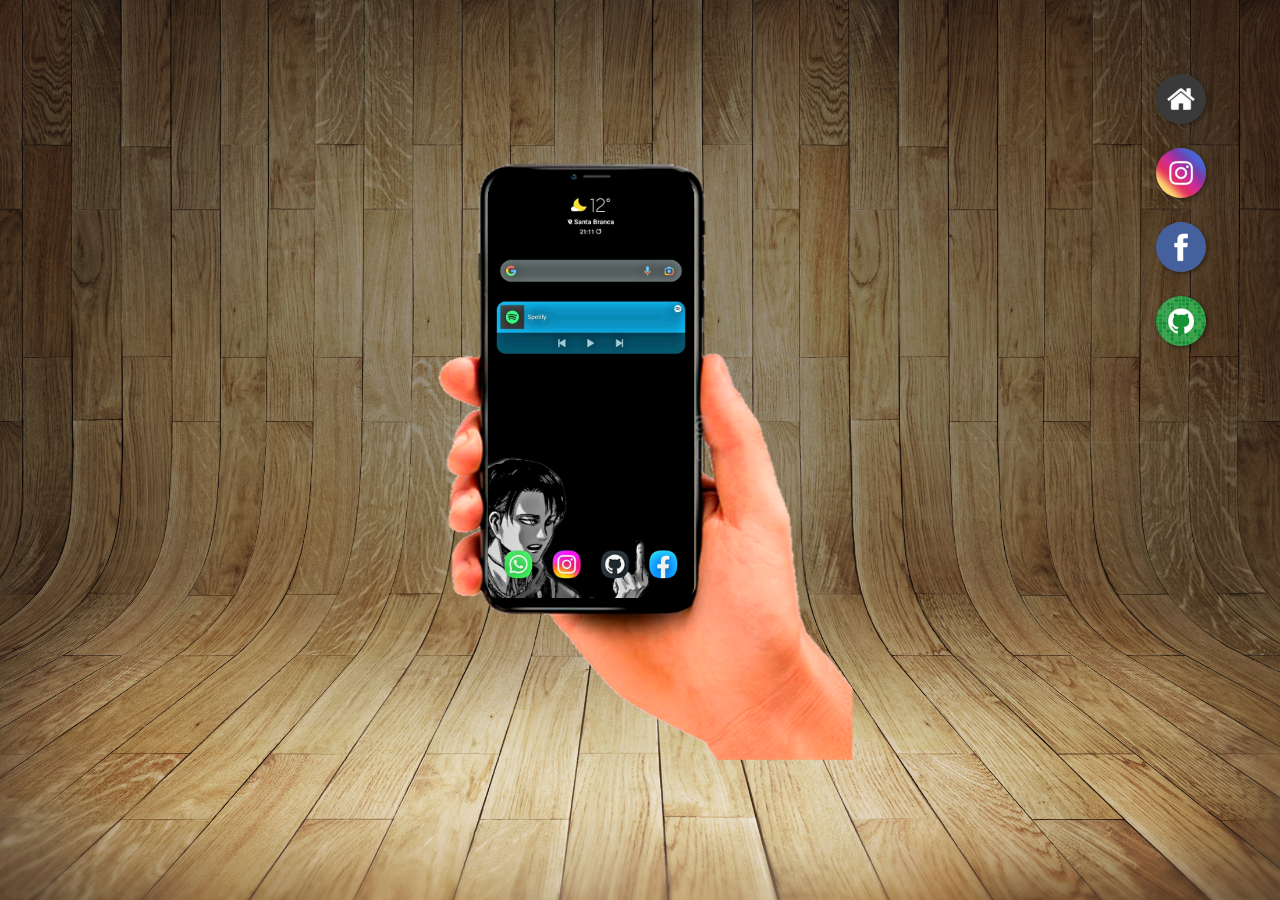
<file: index.html>
<!DOCTYPE html>
<html lang="pt-br">
<head>
    <meta charset="UTF-8">
    <meta http-equiv="X-UA-Compatible" content="IE=edge">
    <meta name="viewport" content="width=device-width, initial-scale=1.0">
    <title>Projeto Redes Sociais</title>
    <link rel="shortcut icon" href="imagens/favicon.png" type="image/x-icon">
    <link rel="stylesheet" href="estilo/style.css">
</head>
<body>
    <main>
        <section id="celular">
            <iframe src="paginas/home.html" frameborder="0" name="tela" id="tela">
                Seu navegador não é compatível
            </iframe>
        </section>

        <section id="sociais">
            <a href="paginas/home.html" target="tela"><img src="imagens/logo-home.jpg" alt="home"></a> <br>
            <a href="paginas/instagram.html" target="tela"><img src="imagens/logo-instagram.jpg" alt="instagram"></a> <br>
            <a href="paginas/facebook.html" target="tela"><img src="imagens/logo-facebook.jpg" alt="facebook"></a> <br>
            <a href="paginas/github.html" target="tela"><img src="imagens/logo-github.jpg" alt="github"></a>
        </section>
    </main>
</body>
</html>
</file>
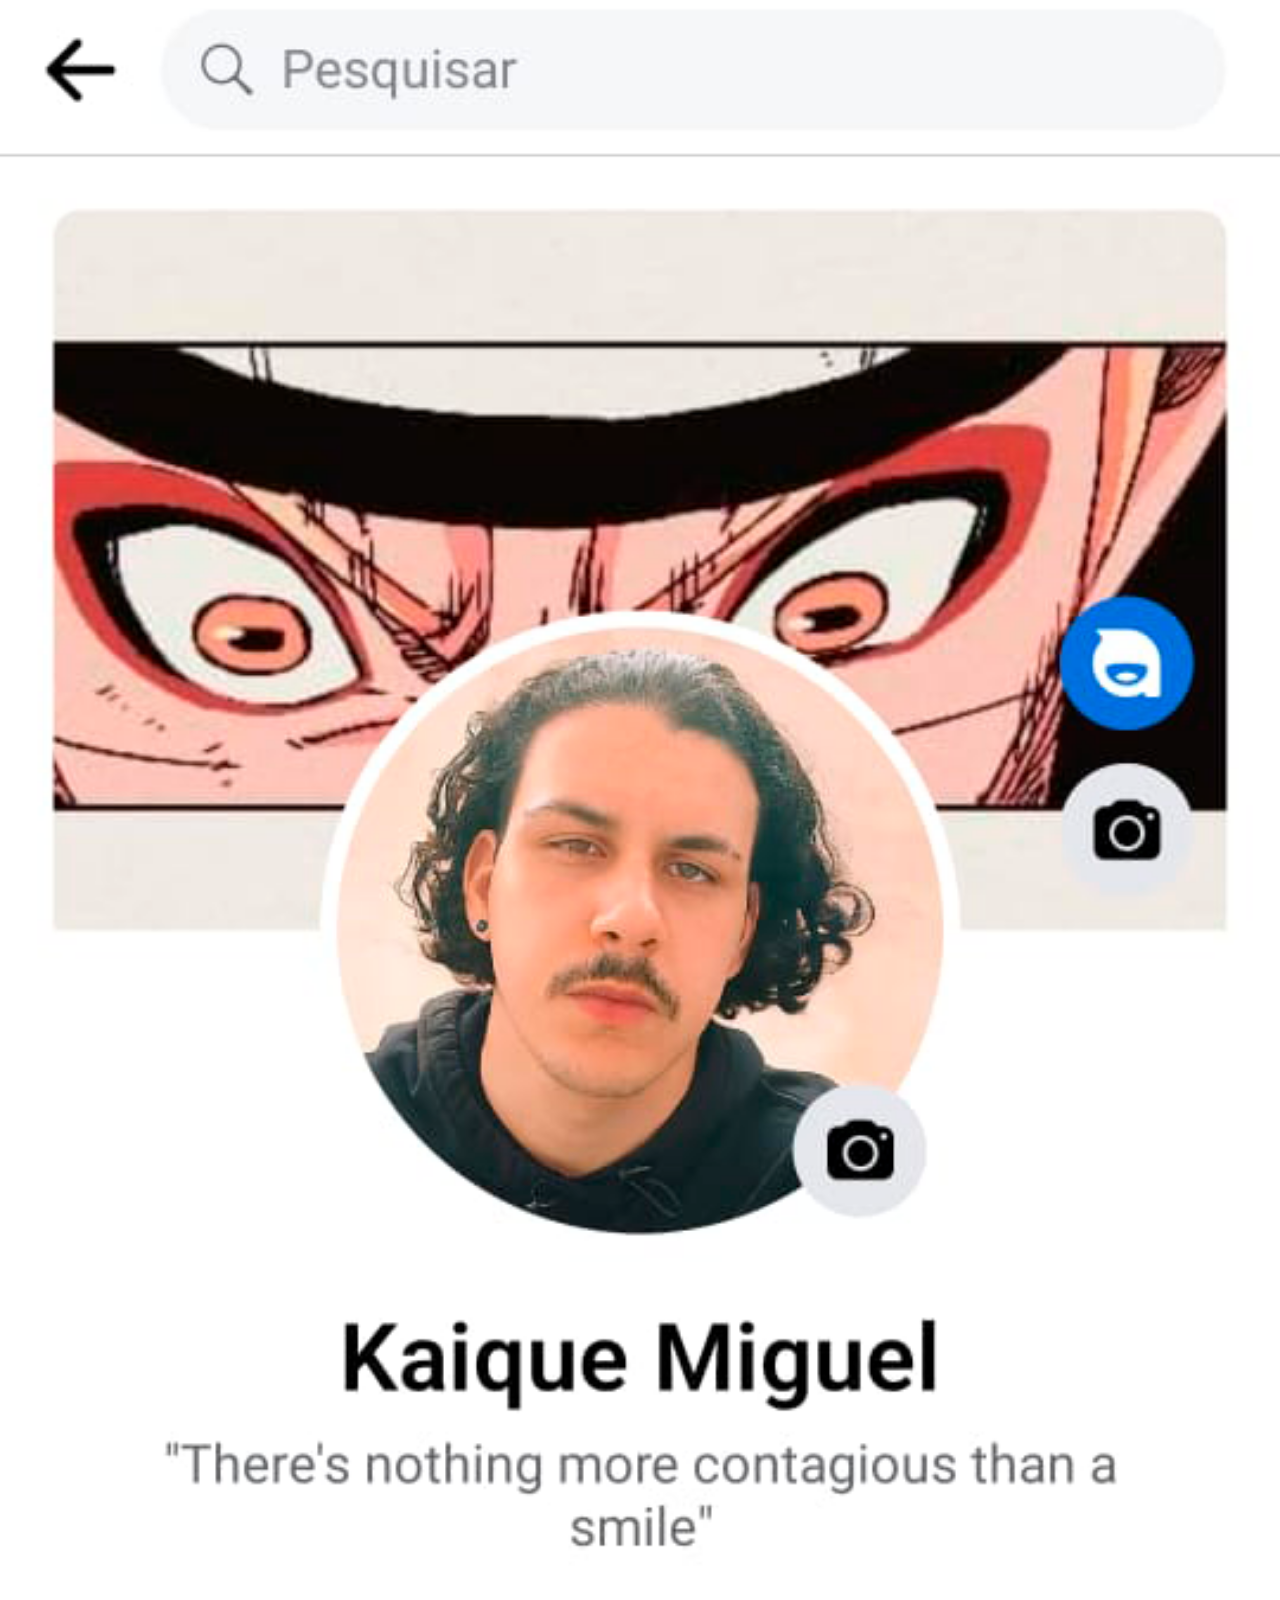
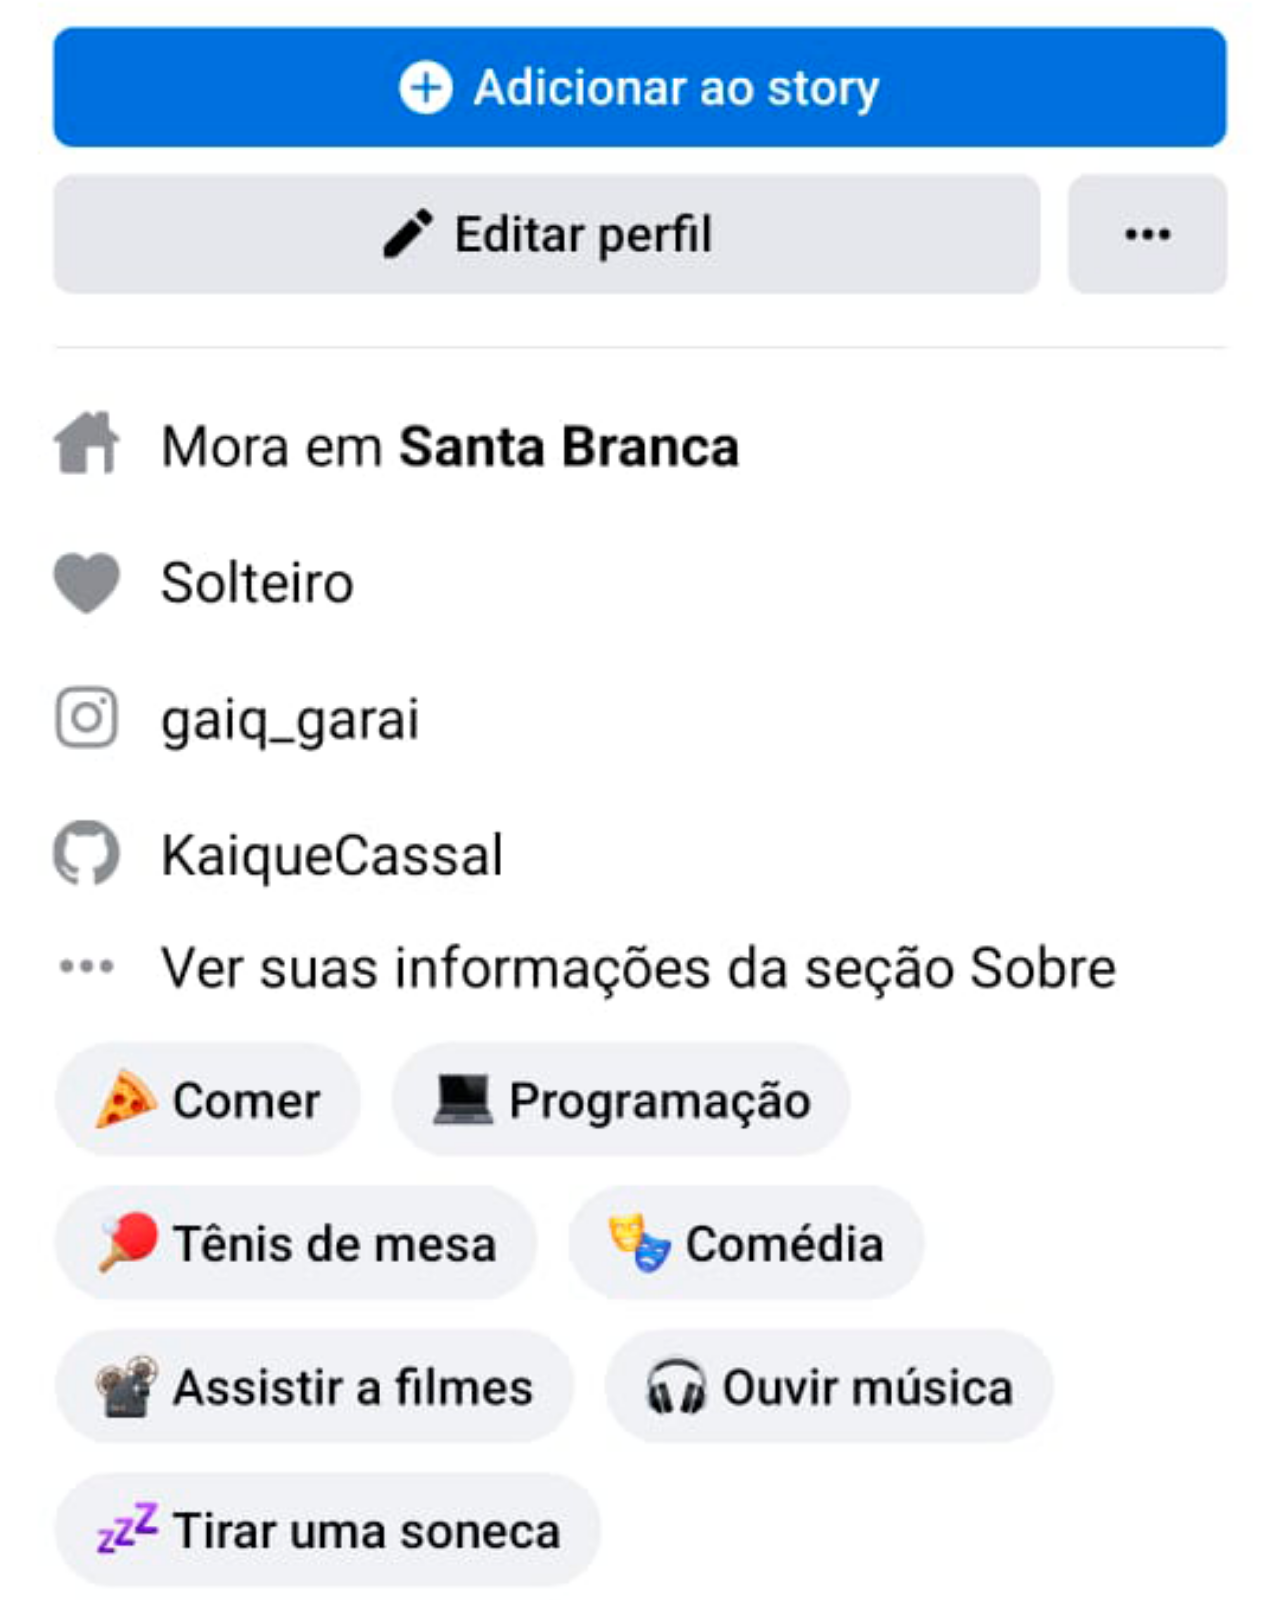
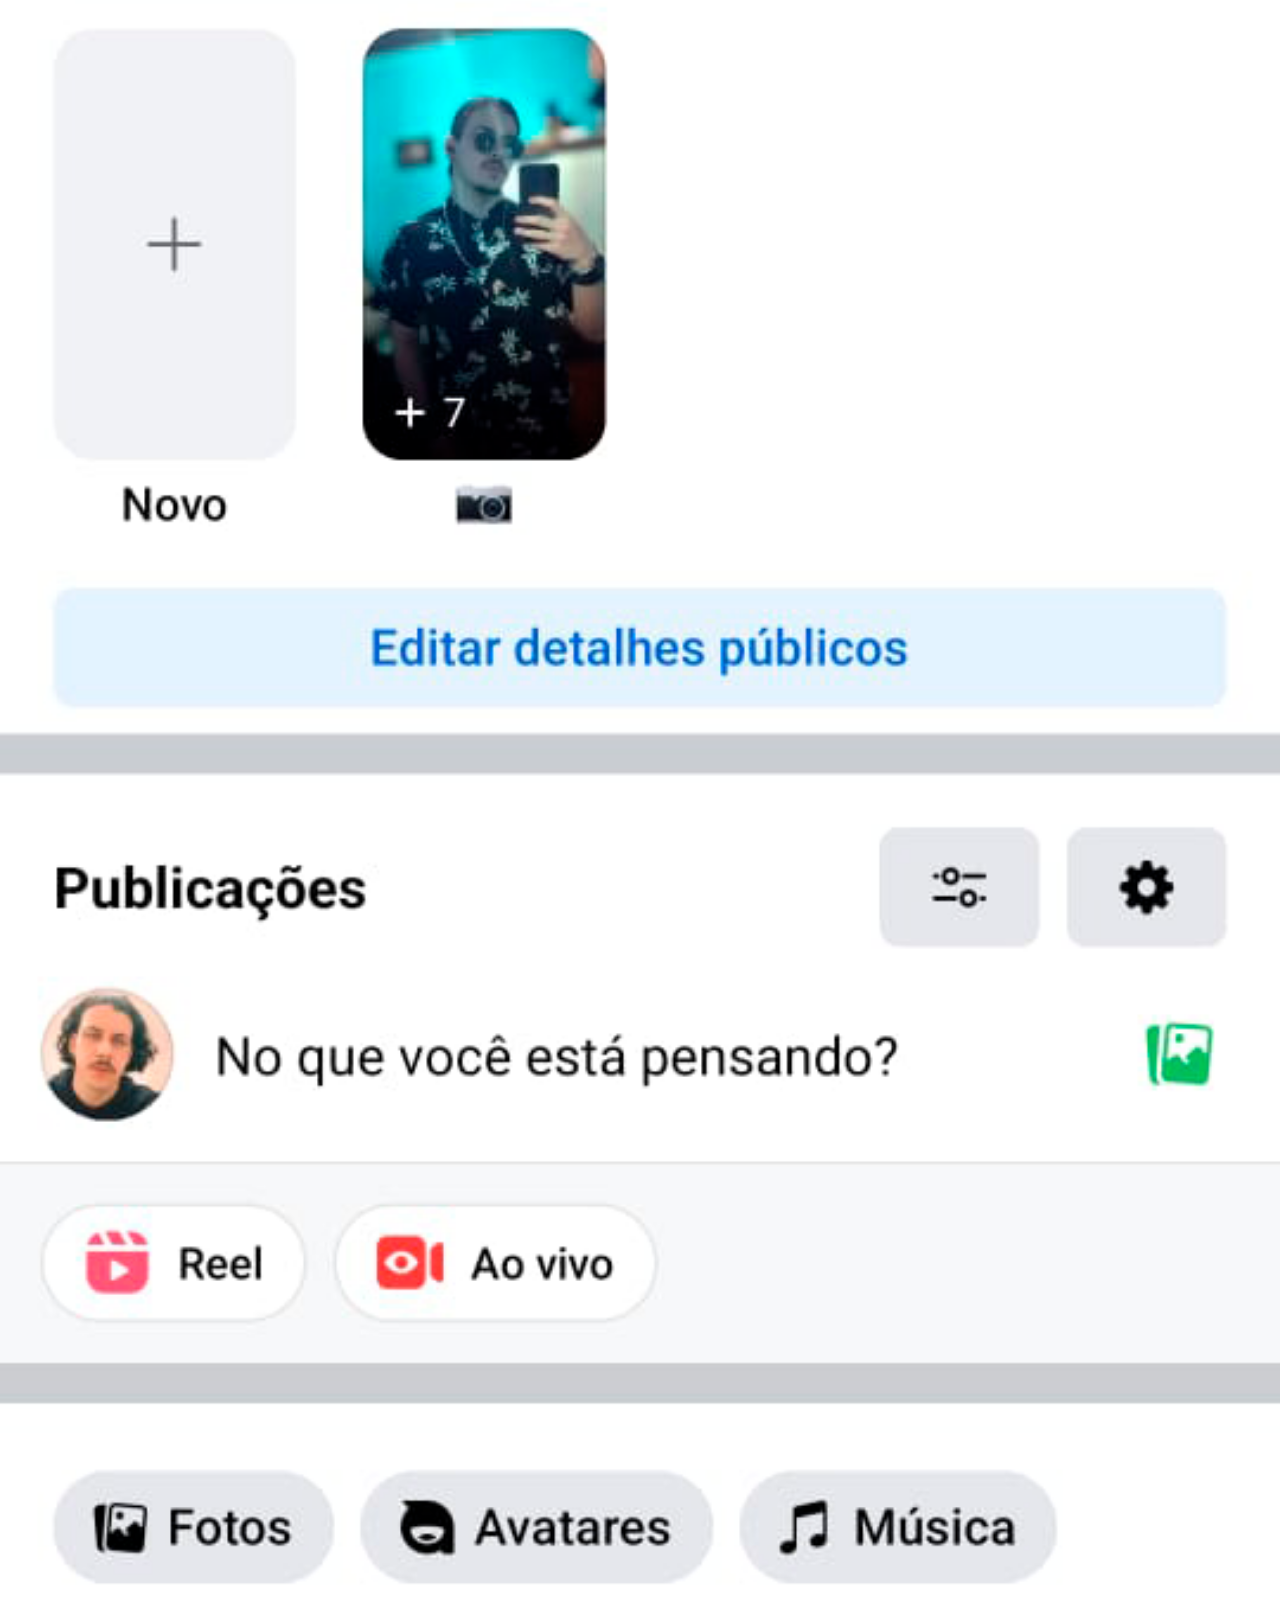
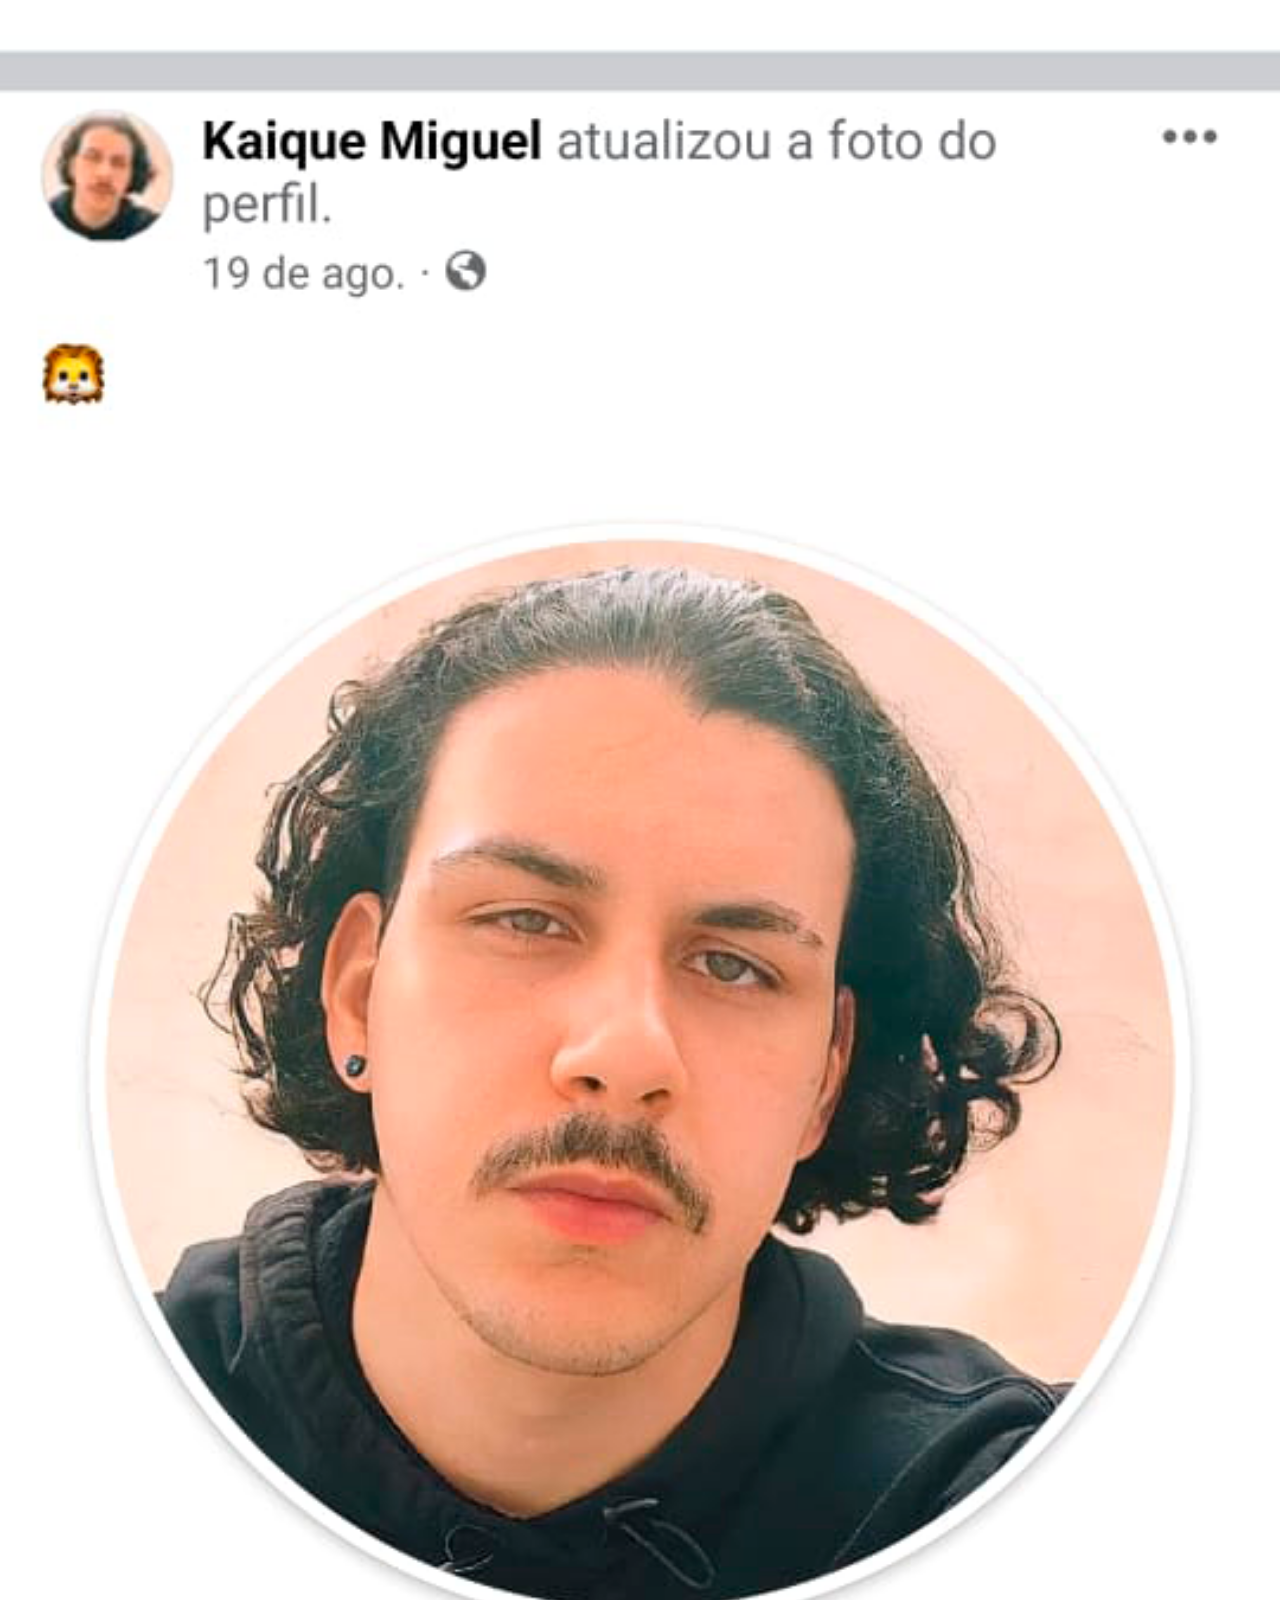
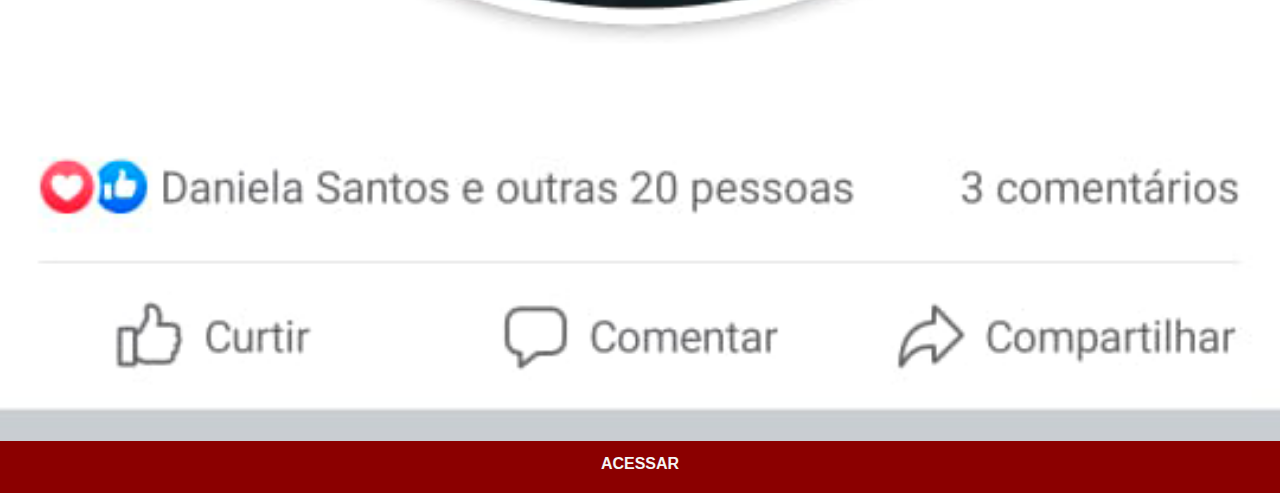
<file: paginas/facebook.html>
<!DOCTYPE html>
<html lang="pt-br">
<head>
    <meta charset="UTF-8">
    <meta http-equiv="X-UA-Compatible" content="IE=edge">
    <meta name="viewport" content="width=device-width, initial-scale=1.0">
    <title>Facebook</title>
    <link rel="stylesheet" href="../estilo/social.css">
</head>
<body>
    <img src="../imagens/tela-facebook.png" alt="facebook">
    <a href="https://www.facebook.com/Kaique.Cassal/" target="_blank">ACESSAR</a>
</body>
</html>
</file>
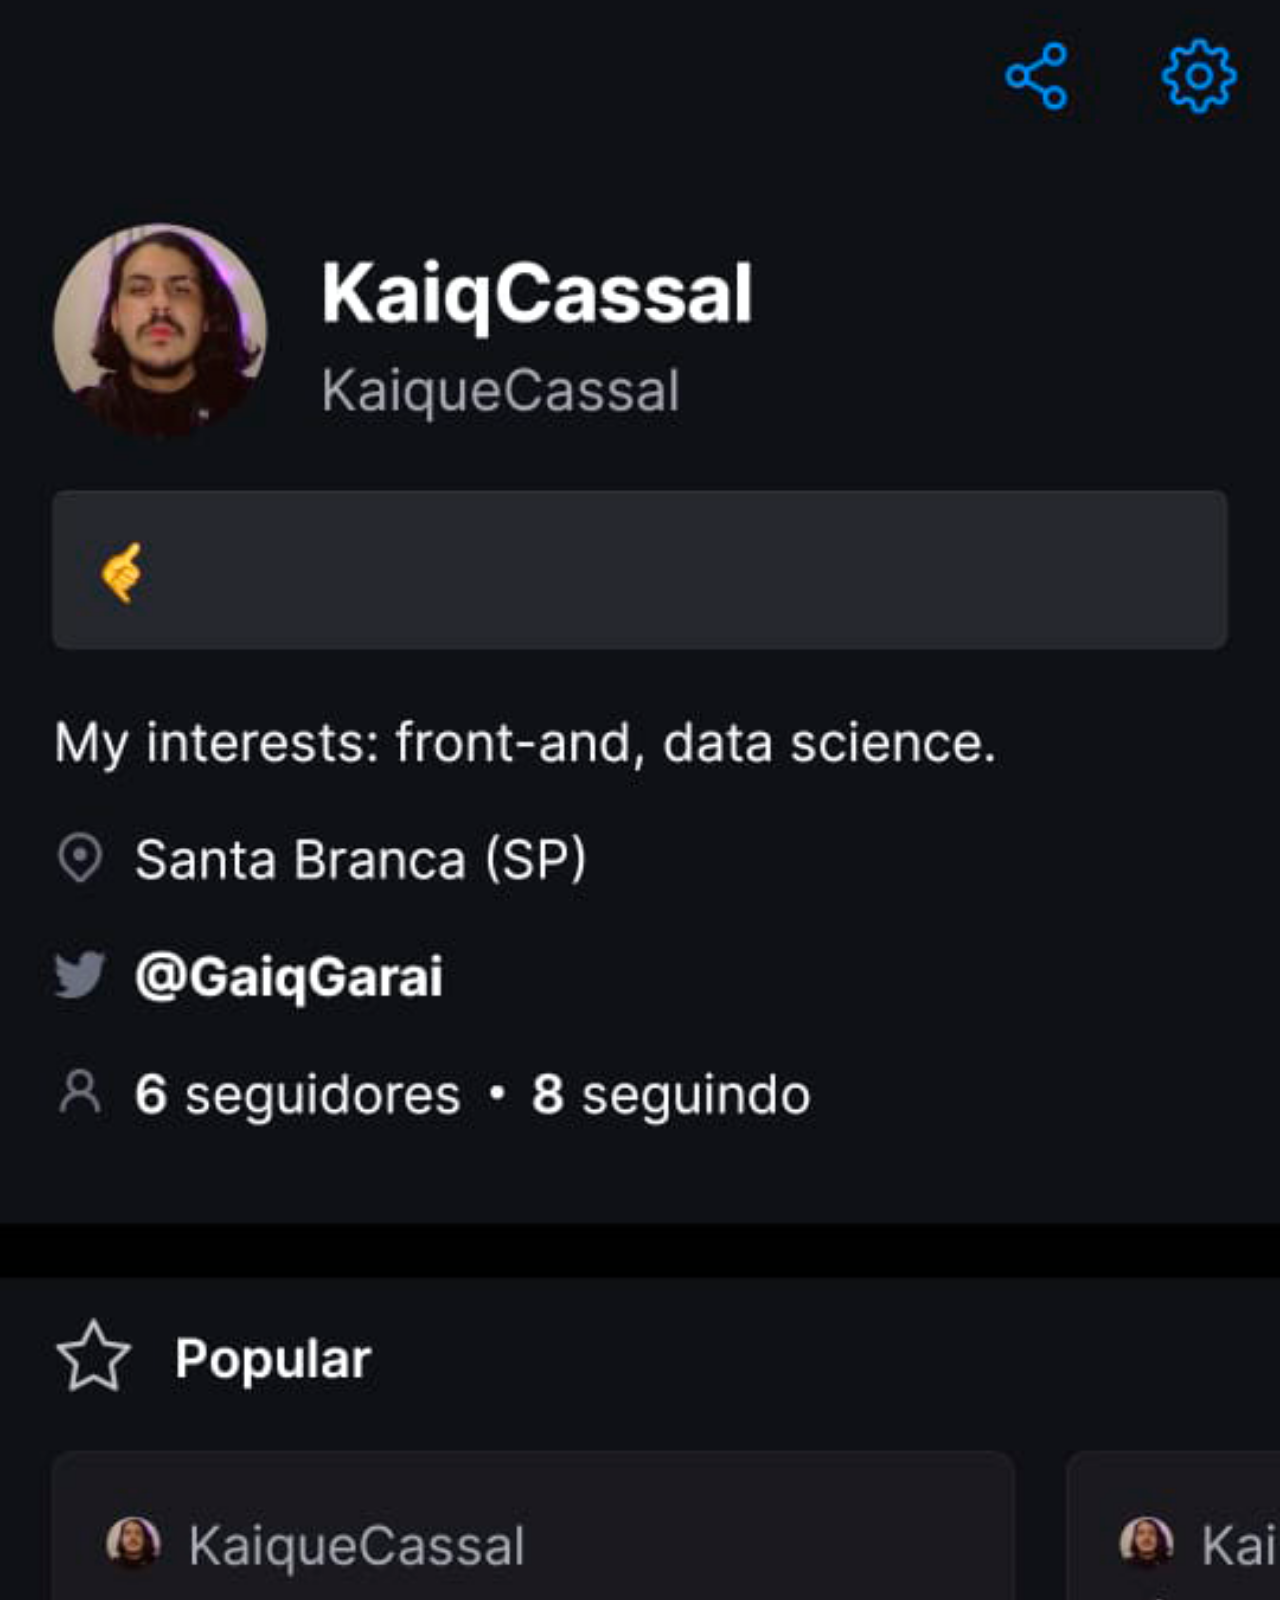
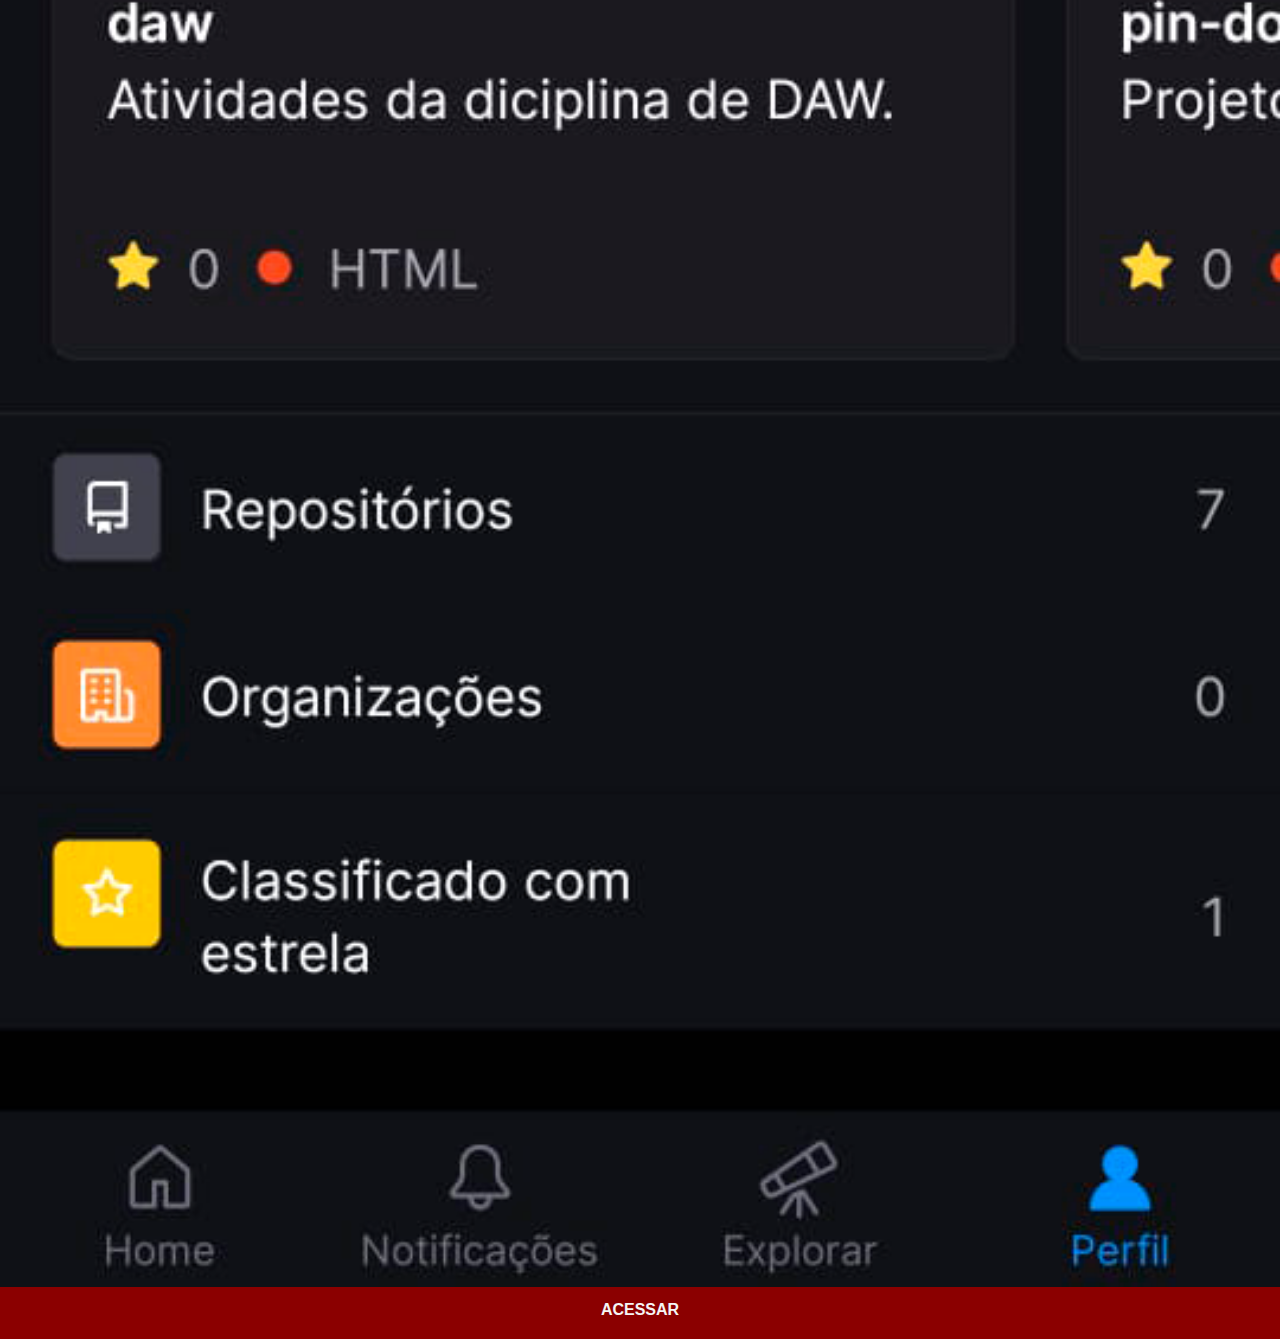
<file: paginas/github.html>
<!DOCTYPE html>
<html lang="pt-br">
<head>
    <meta charset="UTF-8">
    <meta http-equiv="X-UA-Compatible" content="IE=edge">
    <meta name="viewport" content="width=device-width, initial-scale=1.0">
    <title>Github</title>
    <link rel="stylesheet" href="../estilo/social.css">
</head>
<body>
    <img src="../imagens/tela-github.png" alt="github">
    <a href="https://github.com/KaiqueCassal" target="_blank">ACESSAR</a>
</body>
</html>
</file>
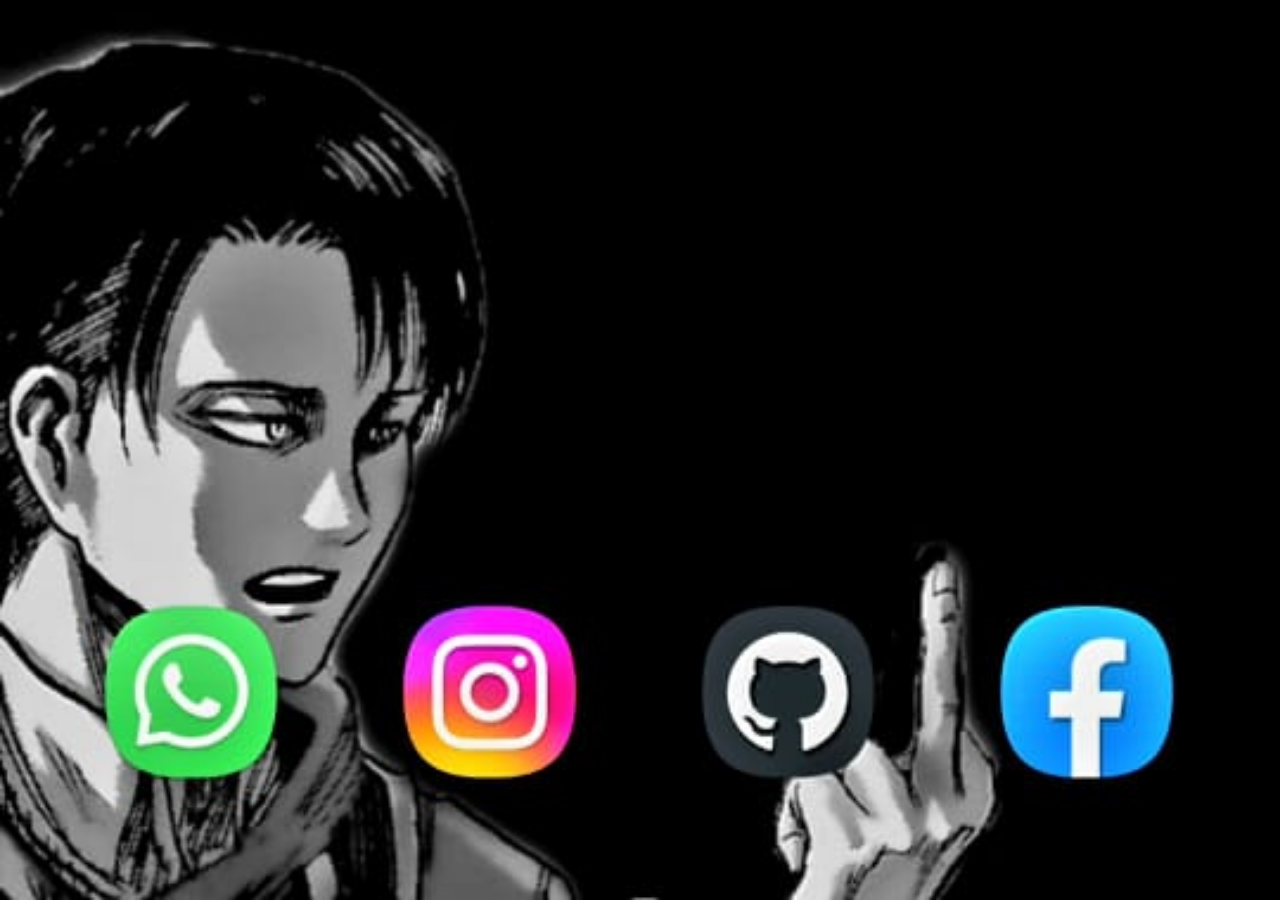
<file: paginas/home.html>
<!DOCTYPE html>
<html lang="pt-br">
<head>
    <meta charset="UTF-8">
    <meta http-equiv="X-UA-Compatible" content="IE=edge">
    <meta name="viewport" content="width=device-width, initial-scale=1.0">
    <title>Home</title>
    <style>
        *{
            margin: 0px;
            padding: 0px;
        }
        body{
            width: 100vw;
            height: 100vh;
            background: black url("../imagens/tela-home.png");
            background-size: cover;
            background-position: center bottom;
        }
    </style>
</head>
<body>
    
</body>
</html>
</file>
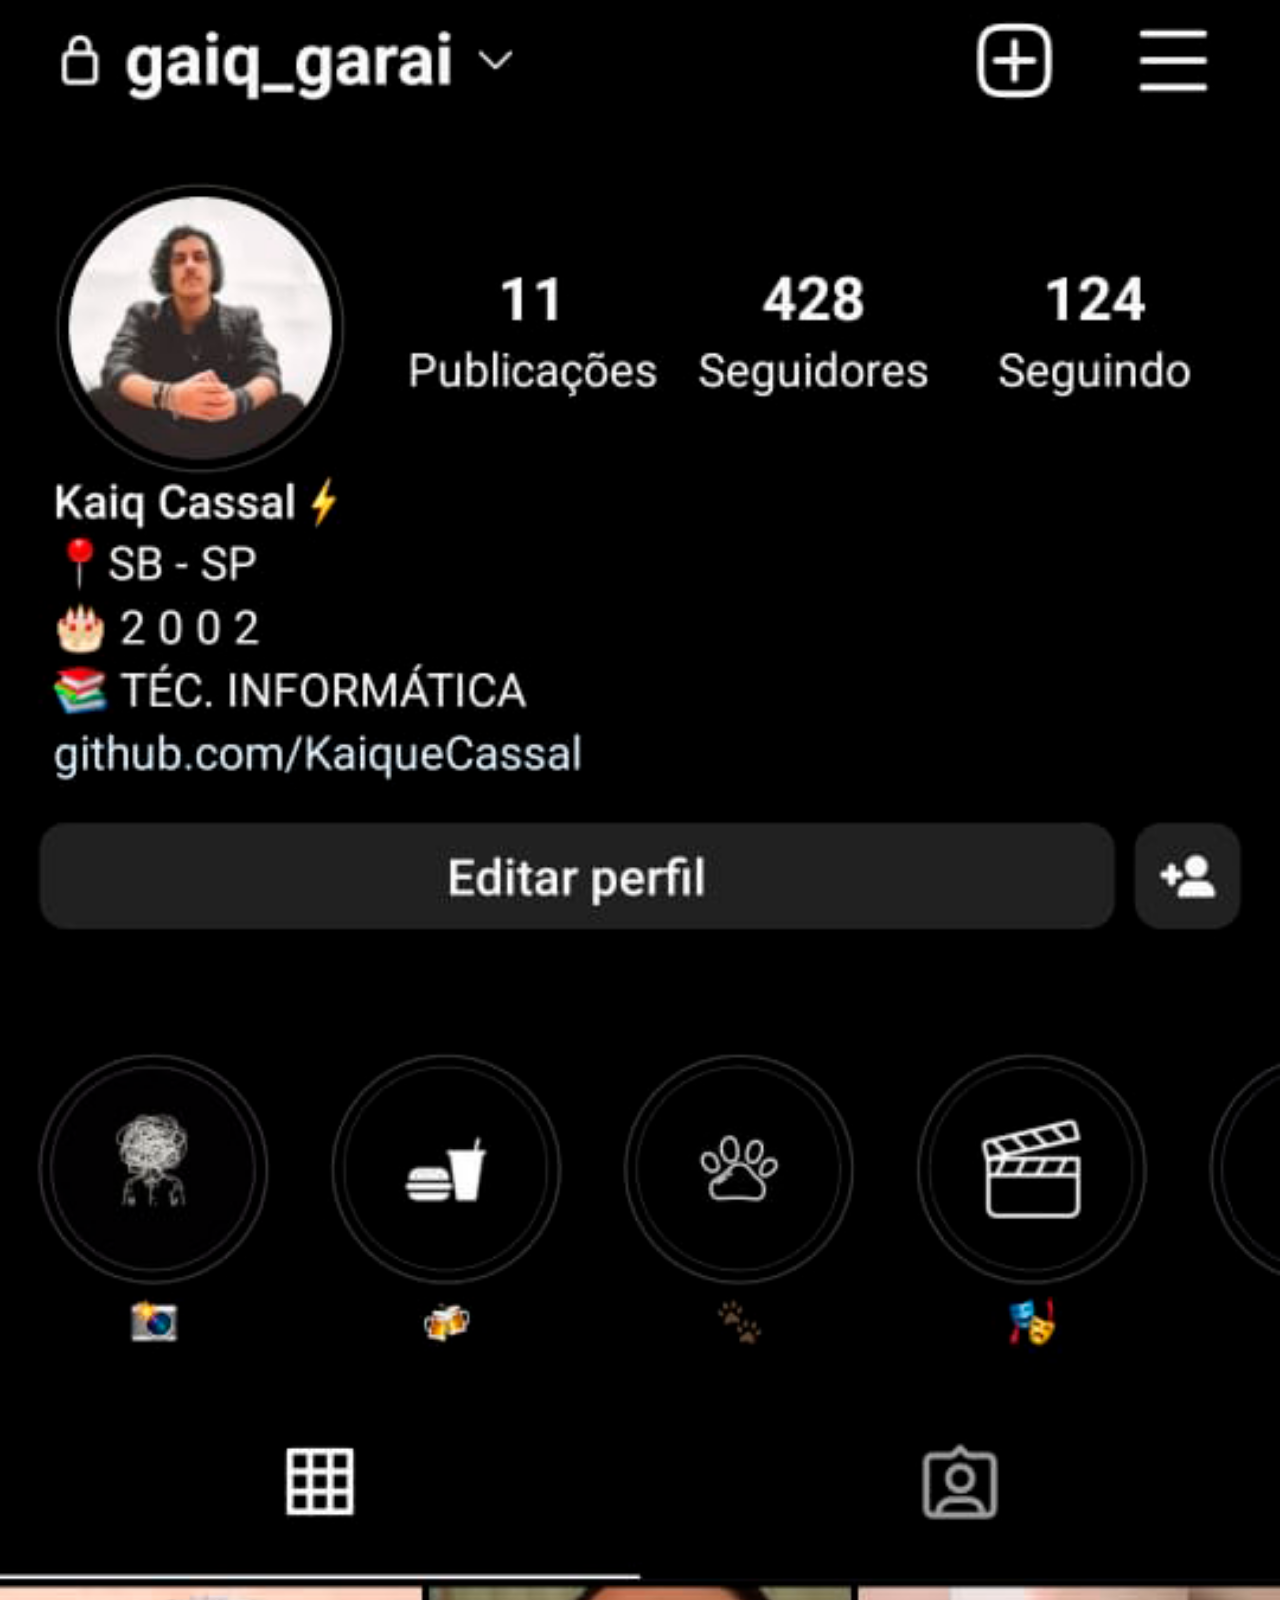
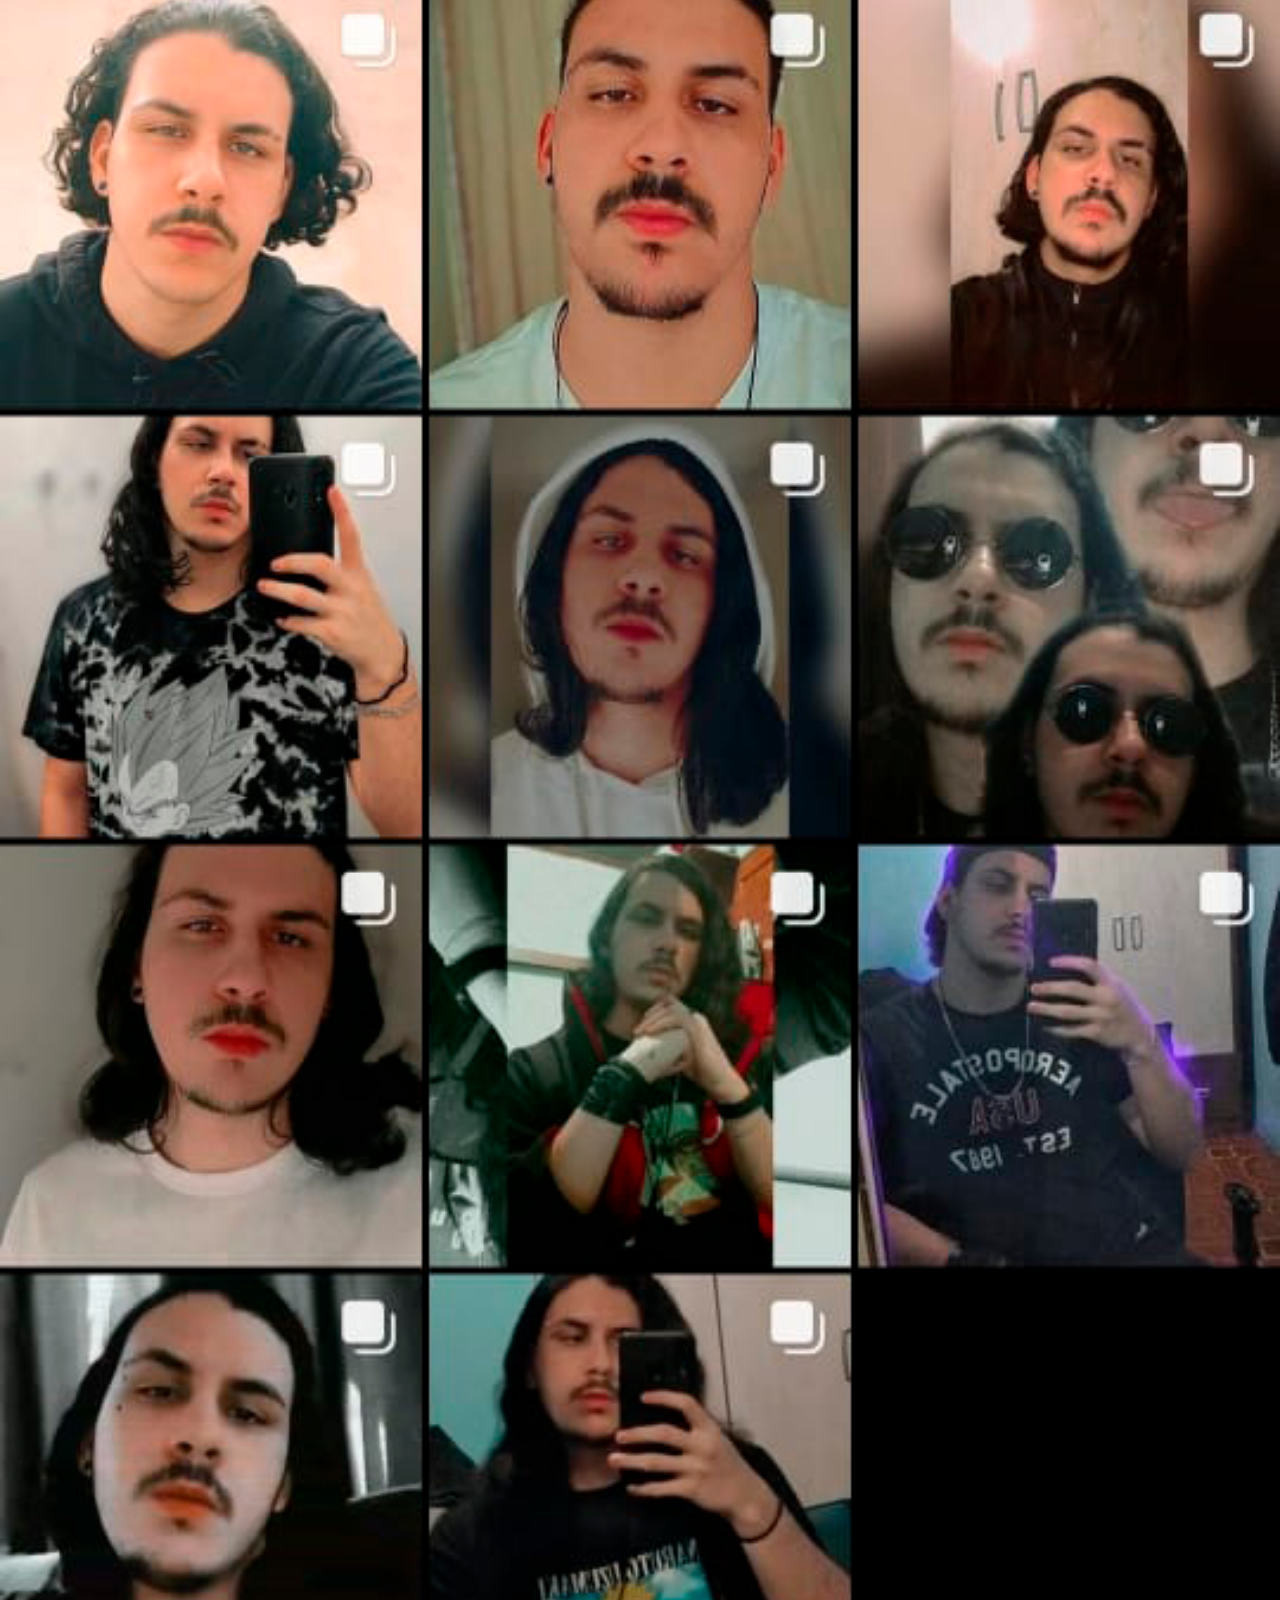
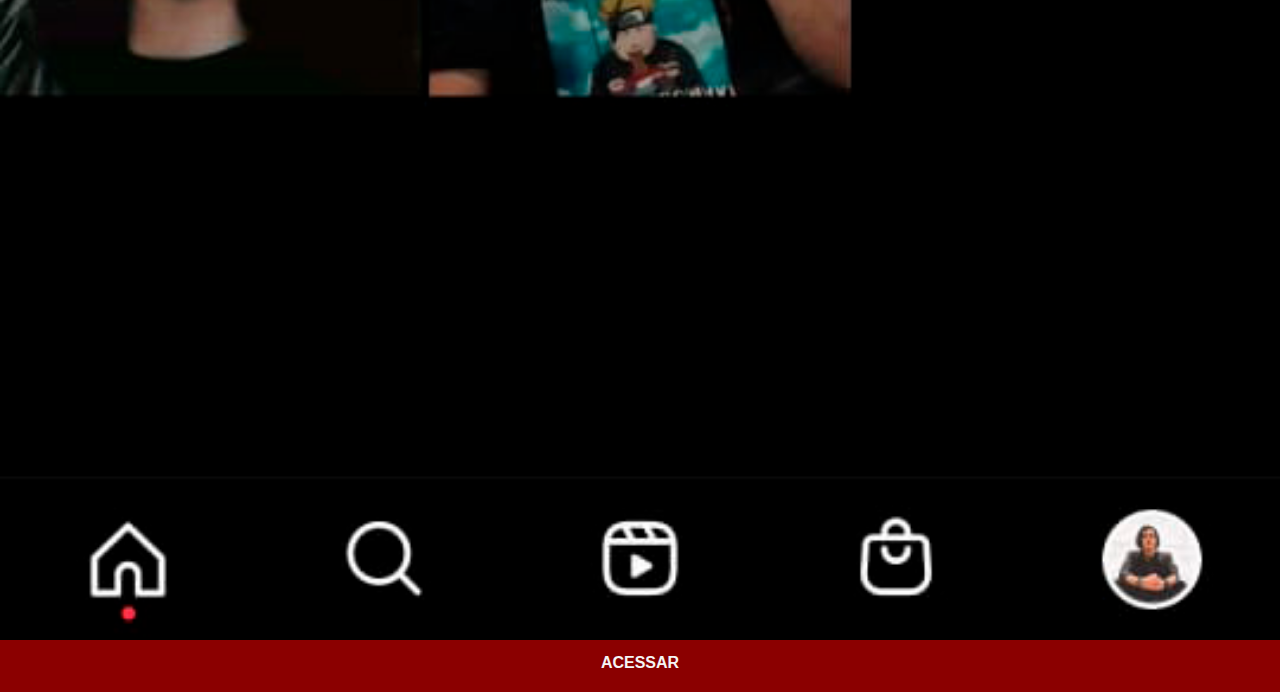
<file: paginas/instagram.html>
<!DOCTYPE html>
<html lang="pt-br">
<head>
    <meta charset="UTF-8">
    <meta http-equiv="X-UA-Compatible" content="IE=edge">
    <meta name="viewport" content="width=device-width, initial-scale=1.0">
    <title>Instagram</title>
    <link rel="stylesheet" href="../estilo/social.css">
</head>
<body>
    <img src="../imagens/tela-instagram.png" alt="instagram">
    <a href="https://www.instagram.com/gaiq_garai/" target="_blank">ACESSAR</a>
</body>
</html>
</file>
<file: estilo/style.css>
@charset "UTF-8";

*{
    margin: 0px;
    padding: 0px;
    font-family: Arial, Helvetica, sans-serif;
}
html, body{
    height: 100vh;
    width: 100vw;
    background-color: black;
}
body{
    background: url("../imagens/fundo-madeira.jpg") no-repeat top center fixed;
    background-size: cover;
}
main{
    height: 100vh;
    position: relative;
}
section#celular{
    position: absolute;
    top: 50%;
    left: 50%;
    transform: translate(-50%, -50%);
    height: 620px;
    width: 425px;
    background: url("../imagens/frame-celular.png") no-repeat;
}
iframe#tela{
    position: relative;
    top: 43px;
    left: 60px;
    width: 207px;
    height: 415px;
    border-radius: 4%;
}
section#sociais{
    text-align: right;
    padding: 5%;
}
section#sociais img{
    width: 50px;
    margin: 10px;
    border-radius: 50%;
    box-shadow: 2px 2px 5px rgba(0, 0, 0, 0.4);
    box-sizing: border-box;
}
section#sociais img:hover{
    border: 2px solid rgba(255, 255, 255, 0.6);
    transform: translate(-3px, -3px);
    box-shadow: 5px 5px 10px rgba(0, 0, 0, 0.4);
    transition: transform .3s, border .4s;
}
</file>
<file: estilo/social.css>
@charset "UTF-8";

*{
    margin: 0px;
    padding: 0px;
    font-family: Arial, Helvetica, sans-serif;
}
::-webkit-scrollbar{
    width: 0px;
    height: 0px;
}
img{
    width: 100vw;
}
a{
    margin-top: -10px;
    display: block;
    background-color: darkred;
    color: whitesmoke;
    padding: 20px;
    text-decoration: none;
    font-weight: bolder;
    text-align: center;
}
a:hover{
    background-color: red;
}
</file>
